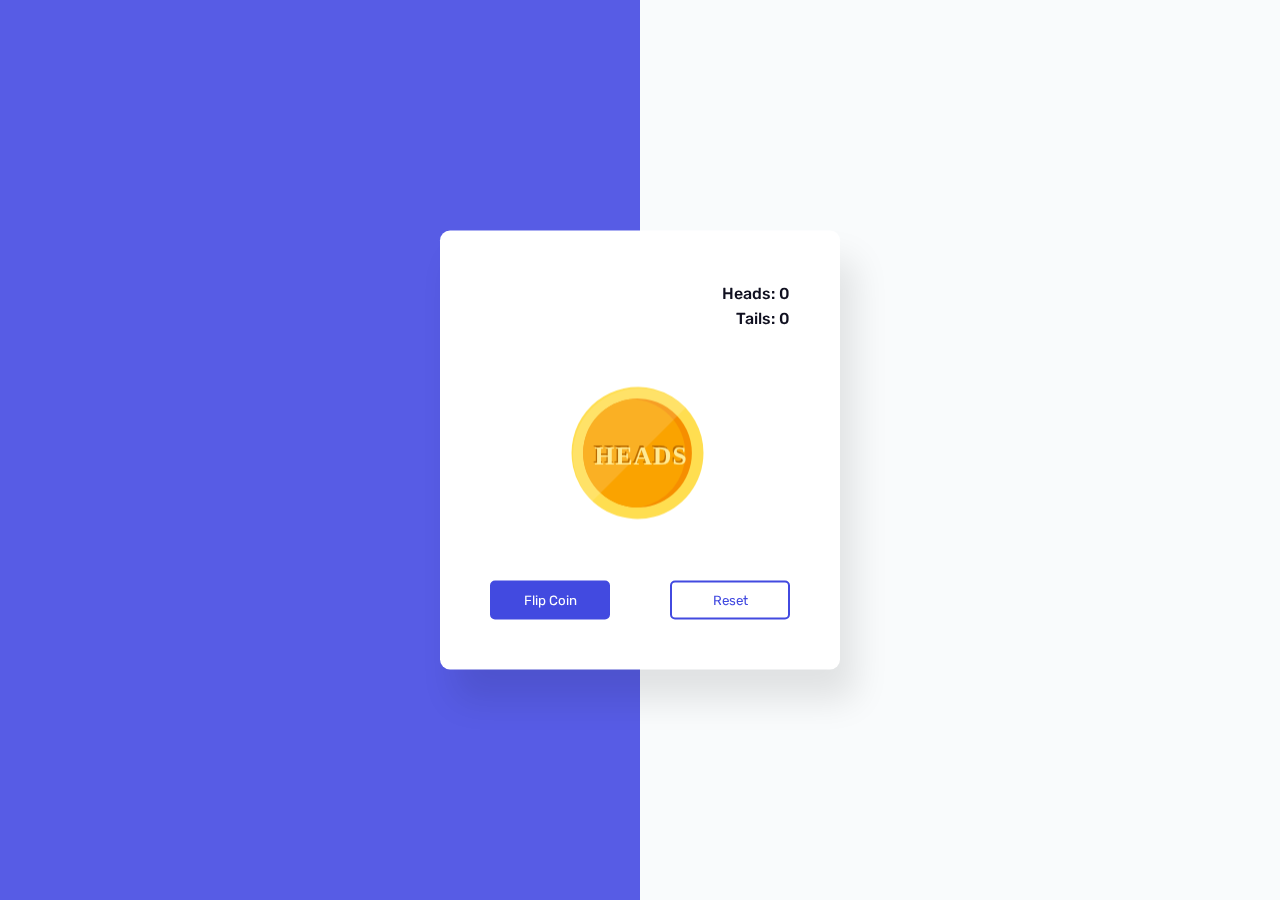
<file: Heads and Tails/index.html>
<!DOCTYPE html>
<html lang="en">

<head>
    <meta charset="UTF-8">
    <meta http-equiv="X-UA-Compatible" content="IE=edge">
    <meta name="viewport" content="width=device-width, initial-scale=1.0">
    <link rel="stylesheet" href="style.css">
    <title>Day #7 - Flip a coin game | AsmrProg</title>
</head>

<body>

    <div class="container">
        <div class="stats">
            <p id="heads-count">Heads: 0</p>
            <p id="tails-count">Tails: 0</p>
        </div>
        <div class="coin" id="coin">
            <div class="heads">
                <img src="heads.svg">
            </div>
            <div class="tails">
                <img src="tails.svg">
            </div>
        </div>
        <div class="buttons">
            <button id="flip-button">
                Flip Coin
            </button>
            <button id="reset-button">
                Reset
            </button>
        </div>
    </div>


    <script src="index.js"></script>
</body>

</html>
</file>
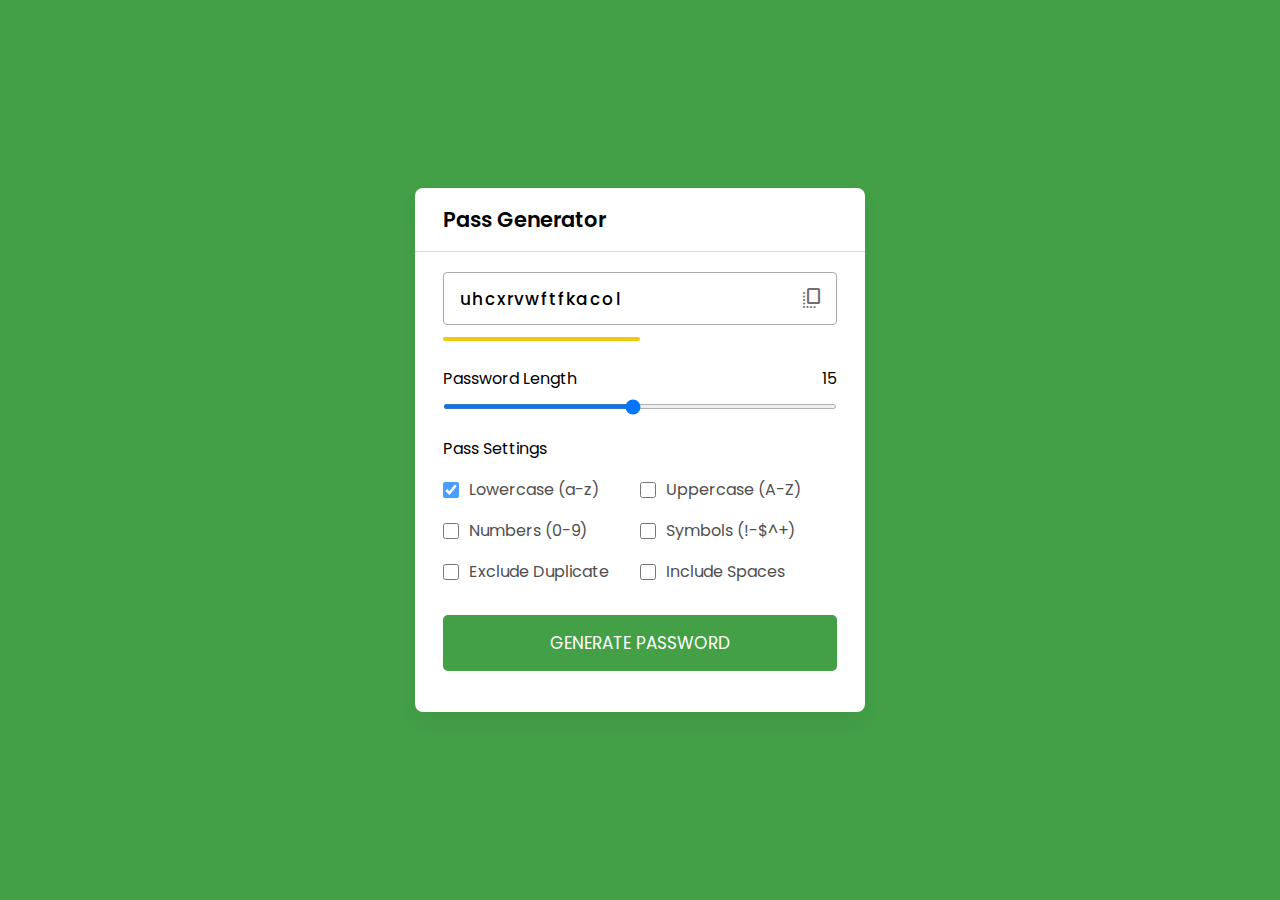
<file: password generator/index.html>
<!DOCTYPE html>
<html lang="en">

<head>
    <meta charset="UTF-8">
    <meta http-equiv="X-UA-Compatible" content="IE=edge">
    <meta name="viewport" content="width=device-width, initial-scale=1.0">
    <link href="https://fonts.googleapis.com/css2?family=Material+Symbols+Rounded" rel="stylesheet" />
    <link rel="stylesheet" href="style.css">
    <title>#3 - Pass Generator | AsmrProg</title>
</head>

<body>

    <div class="container">
        <h2>Pass Generator</h2>
        <div class="wrapper">
            <div class="input-box">
                <input type="text" disabled>
                <span class="material-symbols-rounded">copy_all</span>
            </div>
            <div class="pass-indicator"></div>
            <div class="pass-length">
                <div class="details">
                    <label class="title">Password Length</label>
                    <span></span>
                </div>
                <input type="range" min="1" max="30" value="15" step="1">
            </div>

            <div class="pass-settings">
                <label class="title">Pass Settings</label>
                <ul class="options">
                    <li class="option">
                        <input type="checkbox" id="lowercase" checked>
                        <label for="lowercase">Lowercase (a-z)</label>
                    </li>
                    <li class="option">
                        <input type="checkbox" id="uppercase">
                        <label for="uppercase">Uppercase (A-Z)</label>
                    </li>
                    <li class="option">
                        <input type="checkbox" id="numbers">
                        <label for="numbers">Numbers (0-9)</label>
                    </li>
                    <li class="option">
                        <input type="checkbox" id="symbols">
                        <label for="symbols">Symbols (!-$^+)</label>
                    </li>
                    <li class="option">
                        <input type="checkbox" id="exc-duplicate">
                        <label for="exc-duplicate">Exclude Duplicate</label>
                    </li>
                    <li class="option">
                        <input type="checkbox" id="spaces">
                        <label for="spaces">Include Spaces</label>
                    </li>
                </ul>
            </div>



            <button class="generate-btn">Generate Password</button>

        </div>
    </div>




    <script src="script.js"></script>
</body>

</html>
</file>
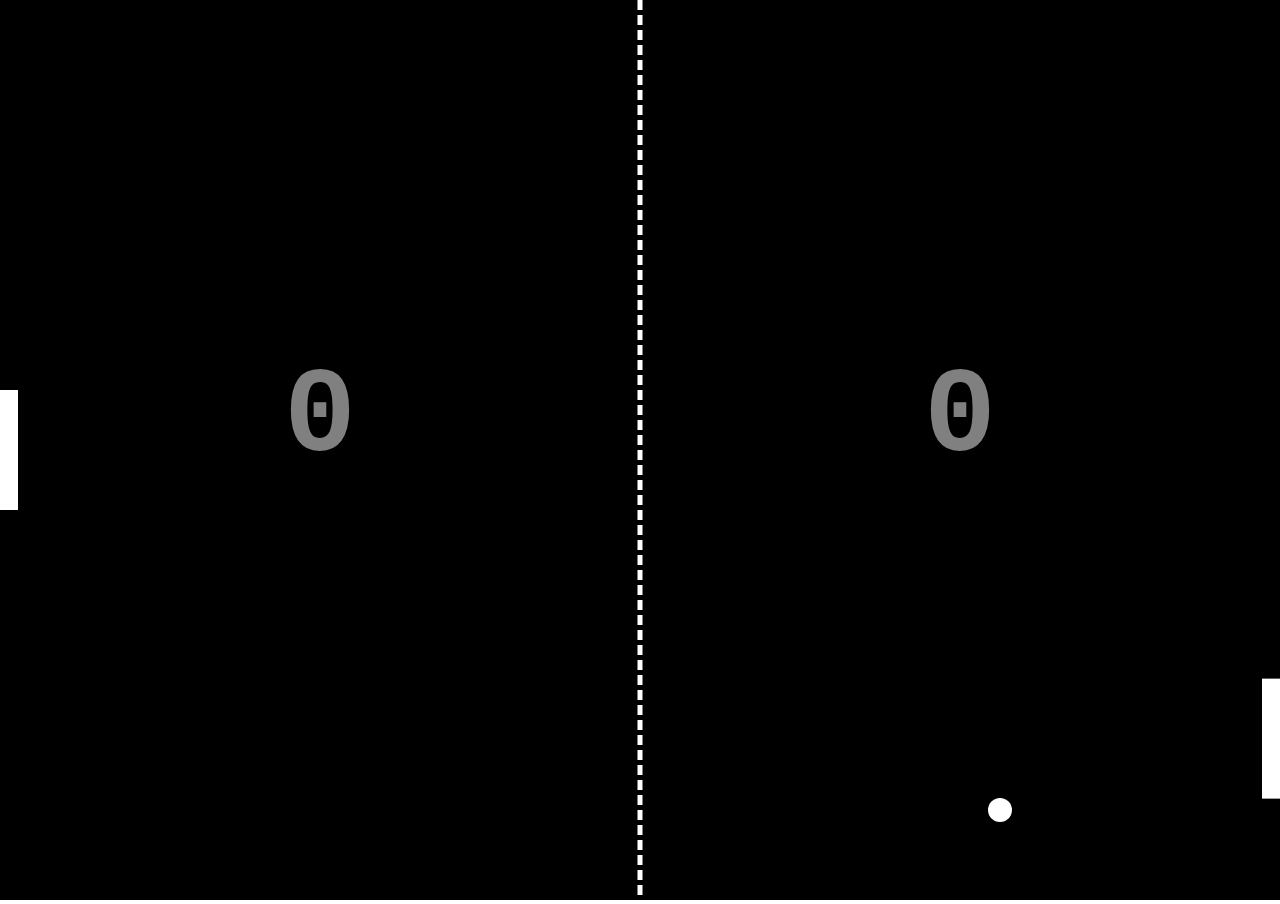
<file: Pong Game/index.html>
<!DOCTYPE html>
<html lang="en">

<head>
    <meta charset="UTF-8">
    <meta http-equiv="X-UA-Compatible" content="IE=edge">
    <meta name="viewport" content="width=device-width, initial-scale=1.0">
    <link rel="stylesheet" href="style.css">
    <title>Day #33 - Pong Game | AsmrProg</title>
</head>

<body>

    <canvas id="game"></canvas>

    <script src="index.js"></script>
</body>

</html>
</file>
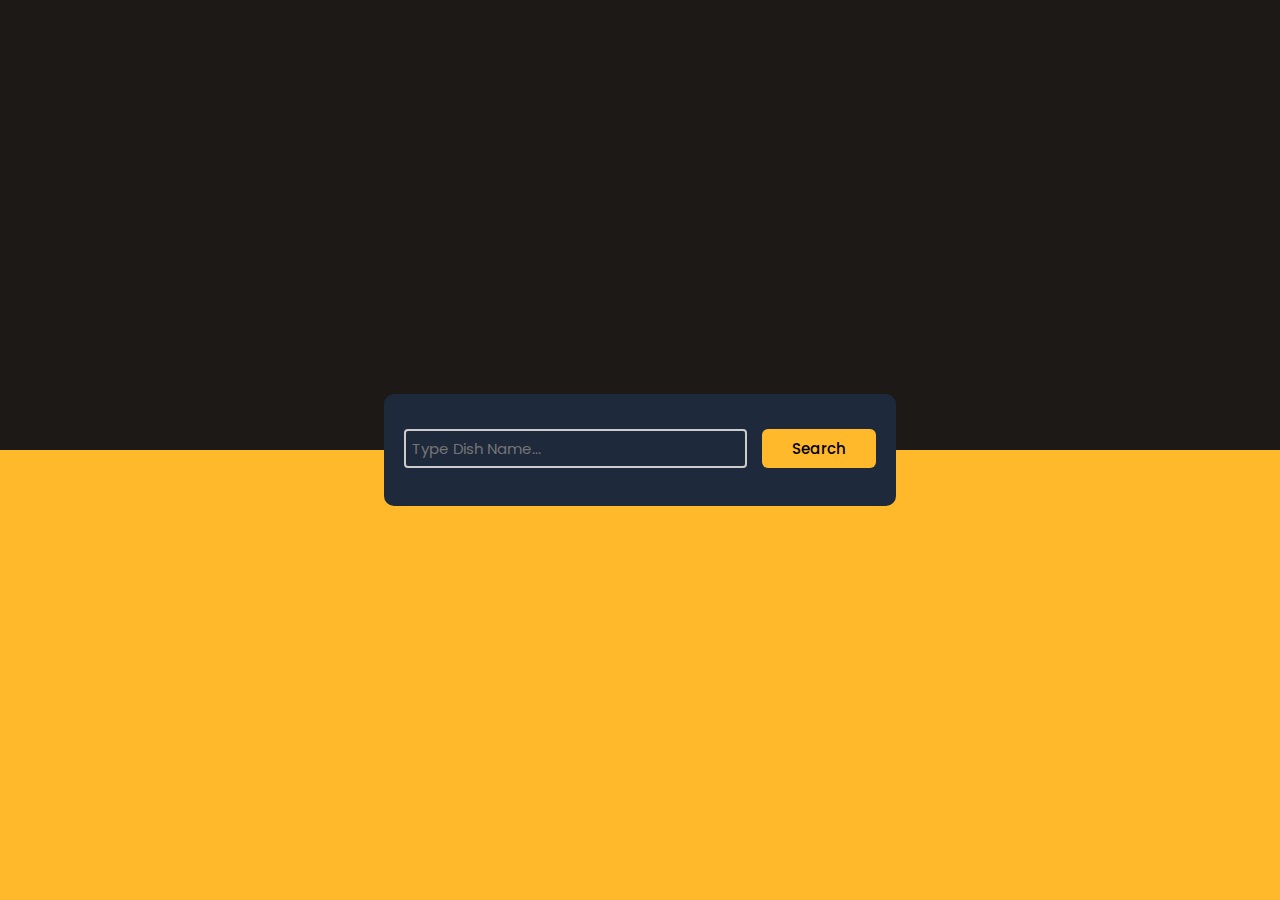
<file: Recipe Guide/index.html>
<!DOCTYPE html>
<html lang="en">

<head>
    <meta charset="UTF-8">
    <meta http-equiv="X-UA-Compatible" content="IE=edge">
    <meta name="viewport" content="width=device-width, initial-scale=1.0">
    <link href="https://fonts.googleapis.com/css2?family=Poppins:wght@400;500;600&display=swap" rel="stylesheet" />
    <link rel="stylesheet" href="style.css">
    <title>Day #26 - Recipe Guide App | AsmrProg</title>
</head>

<body>

    <div class="container">
        <div class="search-box">
            <input type="text" id="search-input" placeholder="Type Dish Name...">
            <button id="search-button">Search</button>
        </div>
        <div id="result"></div>
    </div>


    <script src="index.js"></script>
</body>

</html>
</file>
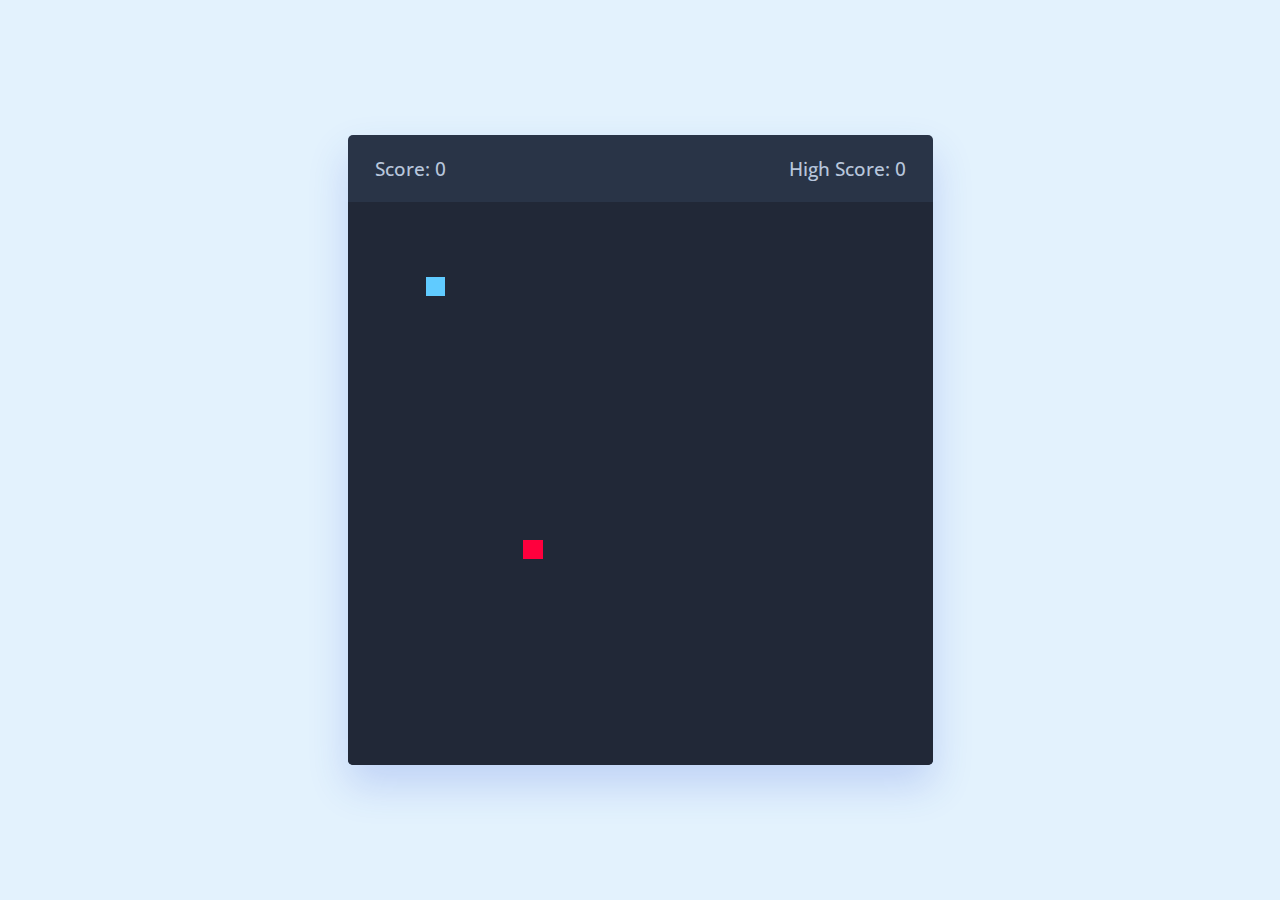
<file: Snake Game/index.html>
<!DOCTYPE html>
<html lang="en">

<head>
    <meta charset="UTF-8">
    <meta http-equiv="X-UA-Compatible" content="IE=edge">
    <meta name="viewport" content="width=device-width, initial-scale=1.0">
    <link rel="stylesheet" href="https://cdnjs.cloudflare.com/ajax/libs/font-awesome/6.3.0/css/all.min.css">
    <link rel="stylesheet" href="style.css">
    <title>Day #17 - Snake Game | AsmrProg</title>
</head>

<body>

    <div class="wrapper">
        <div class="game-details">
            <span class="score">Score: 0</span>
            <span class="high-score">High Score: 0</span>
        </div>

        <div class="play-board"></div>

        <div class="controls">
            <i data-key="ArrowLeft" class="fa-solid fa-arrow-left-long"></i>
            <i data-key="ArrowUp" class="fa-solid fa-arrow-up-long"></i>
            <i data-key="ArrowRight" class="fa-solid fa-arrow-right-long"></i>
            <i data-key="ArrowDown" class="fa-solid fa-arrow-down-long"></i>
        </div>

    </div>


    <script src="index.js"></script>
</body>

</html>
</file>
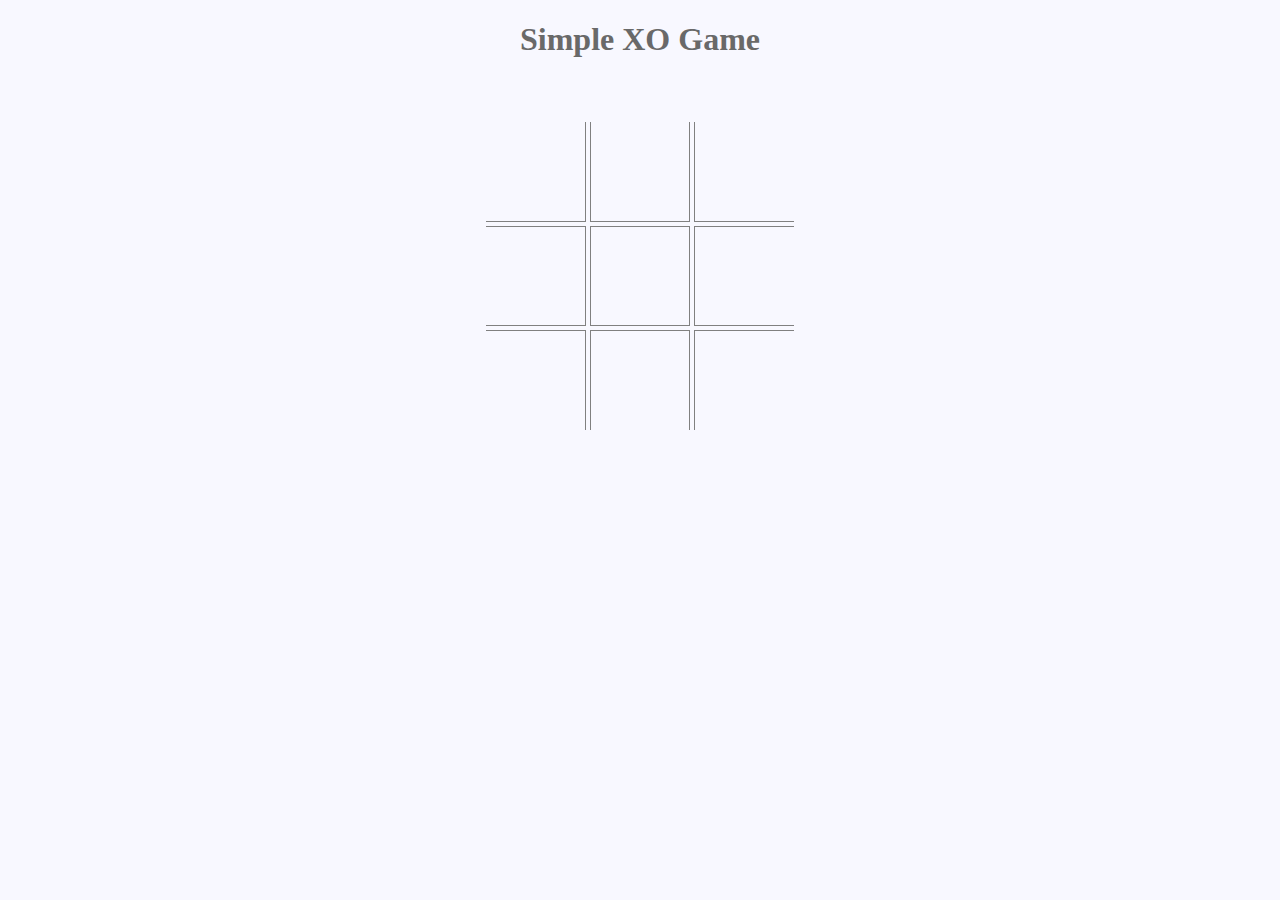
<file: XO Game/index.html>
<!DOCTYPE html>
<html lang="en">

<head>
    <meta charset="UTF-8">
    <meta http-equiv="X-UA-Compatible" content="IE=edge">
    <meta name="viewport" content="width=device-width, initial-scale=1.0">
    <link rel="stylesheet" href="style.css">
    <title>Day #6 - XO Game | AsmrProg</title>
</head>

<body>
    <h1>Simple XO Game</h1>
    <div id="container">
        <div class="block">
            <div id="box1" class="box top left">
                <span data-player="none" onclick="play(this)">&nbsp;</span>
            </div>
            <div id="box2" class="box top">
                <span data-player="none" onclick="play(this)">&nbsp;</span>
            </div>
            <div id="box3" class="box top right">
                <span data-player="none" onclick="play(this)">&nbsp;</span>
            </div>
        </div>
        <div class="block">
            <div id="box4" class="box left">
                <span data-player="none" onclick="play(this)">&nbsp;</span>
            </div>
            <div id="box5" class="box">
                <span data-player="none" onclick="play(this)">&nbsp;</span>
            </div>
            <div id="box6" class="box right">
                <span data-player="none" onclick="play(this)">&nbsp;</span>
            </div>
        </div>
        <div class="block">
            <div id="box7" class="box bottom left">
                <span data-player="none" onclick="play(this)">&nbsp;</span>
            </div>
            <div id="box8" class="box bottom">
                <span data-player="none" onclick="play(this)">&nbsp;</span>
            </div>
            <div id="box9" class="box bottom right">
                <span data-player="none" onclick="play(this)">&nbsp;</span>
            </div>
        </div>
    </div>

    <script src="index.js"></script>
</body>

</html>
</file>
<file: Heads and Tails/style.css>
@import url('https://fonts.googleapis.com/css2?family=Rubik:wght@300;400;500;600;700&display=swap');

*{
    margin: 0;
    padding: 0;
    box-sizing: border-box;
    font-family: 'Rubik', sans-serif;
}

body{
    height: 100%;
    background: linear-gradient(to right, #575ce5 50%, #f9fbfc 50%) fixed;
}

.container{
    background: #fff;
    width: 400px;
    padding: 50px;
    position: absolute;
    transform: translate(-50%, -50%);
    top: 50%;
    left: 50%;
    box-shadow: 15px 30px 35px rgba(0, 0, 0, 0.1);
    border-radius: 10px;
    -webkit-perspective: 300px;
    perspective: 300px;
}

.stats{
    text-align: right;
    color: #101020;
    font-weight: 500;
    line-height: 25px;
}

.coin{
    height: 150px;
    width: 150px;
    position: relative;
    margin: 50px auto;
    -webkit-transform-style: preserve-3d;
    transform-style: preserve-3d;
}

.tails{
    transform: rotateX(180deg);
}

.buttons{
    display: flex;
    justify-content: space-between;
}

.coin img{
    width: 145px;
}

.heads, .tails{
    position: absolute;
    width: 100%;
    height: 100%;
    backface-visibility: hidden;
    -webkit-backface-visibility: hidden;
}

button{
    width: 120px;
    padding: 10px 0;
    border: 2.5px solid #424ae0;
    border-radius: 5px;
    cursor: pointer;
}

#flip-button{
    background: #424ae0;
    color: #fff;
}

#flip-button:disabled{
    background-color: #e1e0ee;
    color: #101020;
    border-color: #e1e0ee;
}

#reset-button{
    background: #fff;
    color: #424ae0;
}

@keyframes spin-tails{
    0%{
        transform: rotateX(0);
    }
    100%{
        transform: rotateX(1980deg);
    }
}

@keyframes spin-heads{
    0%{
        transform: rotateX(0);
    }
    100%{
        transform: rotateX(2160deg);
    }
}
</file>
<file: password generator/style.css>
@import url('https://fonts.googleapis.com/css2?family=Poppins:wght@400;500;600&display=swap');

*{
    margin: 0;
    padding: 0;
    box-sizing: border-box;
    font-family: 'Poppins', sans-serif;
}

body{
    display: flex;
    align-items: center;
    justify-content: center;
    min-height: 100vh;
    background: #43A047;
}

.container{
    width: 450px;
    background: #fff;
    border-radius: 8px;
    box-shadow: 0 10px 20px rgba(0, 0, 0, 0.05);
}

.container h2{
    font-weight: 600;
    font-size: 1.31rem;
    padding: 1rem 1.75rem;
    border-bottom: 1px solid #d4dbe5;
}

.wrapper{
    margin: 1.25rem 1.75rem;
}

.wrapper .input-box{
    position: relative;
}

.input-box input{
    width: 100%;
    height: 53px;
    color: #000;
    background: none;
    font-size: 1.06rem;
    font-weight: 500;
    border-radius: 4px;
    letter-spacing: 1.4px;
    border: 1px solid #aaa;
    padding: 0 2.85rem 0 1rem;
}

.input-box span{
    position: absolute;
    right: 13px;
    cursor: pointer;
    line-height: 53px;
    color: #707070;
}

.input-box span:hover{
    color: #43A047 !important;
}

.wrapper .pass-indicator{
    width: 100%;
    height: 4px;
    position: relative;
    margin-top: 0.75rem;
    border-radius: 25px;
}

.pass-indicator::before{
    position: absolute;
    content: "";
    height: 100%;
    width: 50%;
    border-radius: inherit;
    transition: width 0.3s ease;
}

.pass-indicator#weak::before{
    width: 20%;
    background: #e64a4a;
}

.pass-indicator#medium::before{
    width: 50%;
    background: #f1c80b;
}

.pass-indicator#strong::before{
    width: 100%;
    background: #43A047;
}

.wrapper .pass-length{
    margin: 1.56rem 0 1.25rem;
}

.pass-length .details{
    display: flex;
    justify-content: space-between;
}

.pass-length input{
    width: 100%;
    height: 5px;
}

.pass-settings .options{
    display: flex;
    list-style: none;
    flex-wrap: wrap;
    margin-top: 1rem;
}

.pass-settings .options .option{
    display: flex;
    align-items: center;
    margin-bottom: 1rem;
    width: calc(100% / 2);
}

.options .option:first-child{
    pointer-events: none;
}

.options .option:first-child input{
    opacity: 0.7;
}

.options .option input{
    height: 16px;
    width: 16px;
    cursor: pointer;
}

.options .option label{
    cursor: pointer;
    color: #4f4f4f;
    padding-left: 0.63rem;
}

.wrapper .generate-btn{
    width: 100%;
    color: #fff;
    border: none;
    outline: none;
    cursor: pointer;
    background: #43A047;
    font-size: 1.06rem;
    padding: 0.94rem 0;
    border-radius: 5px;
    text-transform: uppercase;
    margin: 0.94rem 0 1.3rem;
}
</file>
<file: Pong Game/style.css>
body{
    margin: 0;
    padding: 0;
    text-align: center;
    overflow: hidden;
}
</file>
<file: Recipe Guide/style.css>
*{
    margin: 0;
    padding: 0;
    box-sizing: border-box;
    font-family: 'Poppins';
}

body{
    height: 100vh;
    background: linear-gradient(#1c1917 50%, #ffb92a 50%);
}

.container{
    background-color: #1e293b;
    padding: 35px 20px 38px;
    width: 90vw;
    max-width: 512px;
    position: absolute;
    transform: translate(-50%, -50%);
    top: 50%;
    left: 50%;
    border-radius: 10px;
}

.search-box{
    width: 100%;
    display: grid;
    grid-template-columns: 9fr 3fr;
    gap: 15px;
}

.search-box input{
    font-size: 15px;
    padding: 6px;
    border: 2px solid #ccc;
    background: transparent;
    border-radius: 4px;
    color: #fff;
}

.search-box button{
    font-size: 15px;
    background-color: #ffb92a;
    border: none;
    font-weight: 500;
    border-radius: 6px;
    cursor: pointer;
    transition: all 0.3s ease;
}

img{
    display: block;
    width: 35%;
    margin: 28px auto 22px;
    border-radius: 6px;
}

.details{
    background-color: #ffb92a;
    position: relative;
    text-align: center;
    padding: 10px 0;
    border-radius: 10px;
}

.details h2{
    font-size: 17px;
    font-weight: 600;
}

.details h4{
    font-size: 15px;
    font-weight: 400;
}

#show-recipe{
    font-size: 15px;
    position: relative;
    left: 76%;
    padding: 8px 12px;
    background-color: #ffb92a;
    border: none;
    top: 24px;
    border-radius: 6px;
    font-weight: 500;
    cursor: pointer;
    transition: all 0.3s ease;
}

#recipe{
    position: absolute;
    background-color: #1e293b;
    min-height: 100%;
    width: 100%;
    top: 0;
    left: 0;
    z-index: 2;
    border-radius: 10px;
    display: none;
}

#recipe pre{
    white-space: pre-wrap;
    word-wrap: break-word;
    padding: 40px 24px 24px;
    font-size: 14px;
    color: #fff;
}

#hide-recipe{
    font-size: 15px;
    position: relative;
    width: 28px;
    height: 28px;
    background-color: #ffb92a;
    border: none;
    top: 18px;
    left: 91%;
    border-radius: 6px;
    cursor: pointer;
    transition: all 0.3s ease;
}

#show-recipe:hover, #hide-recipe:hover, .search-box button:hover{
    background-color: #e69b00;
}

ul{
    font-size: 15px;
    position: relative;
    display: grid;
    grid-template-columns: auto auto;
    gap: 12px 16px;
    padding: 16px 0 0 18px;
    color: #ccc;
    text-transform: capitalize;
}

#ingre-container h3{
    text-align: center;
    color: #fff;
}

@media screen and(max-width: 500px) {
    .container{
        font-size: 14px;
        padding: 35px 25px 28px;
    }
    #show-recipe{
        left: 73%;
    }
}
</file>
<file: Snake Game/style.css>
@import url('https://fonts.googleapis.com/css2?family=Open+Sans:wght@300;400;500;600;700&display=swap');

*{
    margin: 0;
    padding: 0;
    box-sizing: border-box;
    font-family: 'Open Sans', sans-serif;
}

body{
    display: flex;
    align-items: center;
    justify-content: center;
    min-height: 100vh;
    background: #e3f2fd;
}

.wrapper{
    width: 65vmin;
    height: 70vmin;
    display: flex;
    overflow: hidden;
    flex-direction: column;
    justify-content: center;
    background: #293447;
    border-radius: 5px;
    box-shadow: 0 20px 40px rgba(52, 87, 220, 0.2);
}

.game-details{
    color: #b8c6dc;
    font-weight: 500;
    font-size: 1.2rem;
    padding: 20px 27px;
    display: flex;
    justify-content: space-between;
}

.play-board{
    height: 100%;
    width: 100%;
    display: grid;
    background: #212837;
    grid-template: repeat(30, 1fr) / repeat(30, 1fr);
}

.play-board .food{
    background: #ff003d;
}

.play-board .head{
    background: #60cbff;
}

.controls{
    display: none;
    justify-content: space-between;
}

.controls i{
    padding: 25px 0;
    text-align: center;
    font-size: 1.3rem;
    color: #b8c6dc;
    width: calc(100% / 4);
    cursor: pointer;
    border-right: 1px solid #171b26;
}

@media screen and (max-width: 800px) {
    .wrapper{
        width: 90vmin;
        height: 115vmin;
    }

    .game-details{
        font-size: 1rem;
        padding: 15px 27px;
    }

    .controls{
        display: flex;
    }

    .controls i{
        padding: 15px 0;
        font-size: 1rem;
    }
}
</file>
<file: XO Game/style.css>
body{
    background: ghostwhite;
    color: dimgray;
    font-family: serif;
    text-align: center;
}

h1{
    font-size: 2rem;
}

#container{
    margin: 5% auto;
    border-radius: 5px;
    text-align: center;
}

.box{
    display: inline-block;
    border: 1px solid gray;
    width: 100px;
    height: 100px;
    text-align: center;
    box-sizing: border-box;
    padding: 0;
}

span{
    position: absolute;
    font-size: 75px;
    font-family: sans-serif;
    text-align: center;
    height: 75px;
    width: 75px;
    padding: 0;
    margin: 5px;
    margin-left: -35px;
}

.top{
    border-top: none;
}

.bottom{
    border-bottom: none;
}

.left{
    border-left: none;
}

.right{
    border-right: none;
}

.alert{
    height: 75px;
    width: 125px;
    display: inline-block;
    background: ghostwhite;
    position: relative;
    z-index: 10;
    margin-top: -50%;
    border-radius: 20px;
    box-shadow: 0 0 75px 2px dimgray;
    animation: larger 0.5s;
    animation-fill-mode: forwards;
    box-sizing: content-box;
    padding: 30px;
    bottom: 50px;
    top: 0;
}

button{
    background: dimgray;
    border-radius: 2px;
    color: ghostwhite;
    border: none;
    outline: none;
}

button:focus{
    background: silver;
}

.activeBox{
    background: silver;
}

@keyframes larger{
    from{
        height: 75px;
        width: 125px;
    }

    to{
        height: 100px;
        width: 250px;
    }

}
</file>
